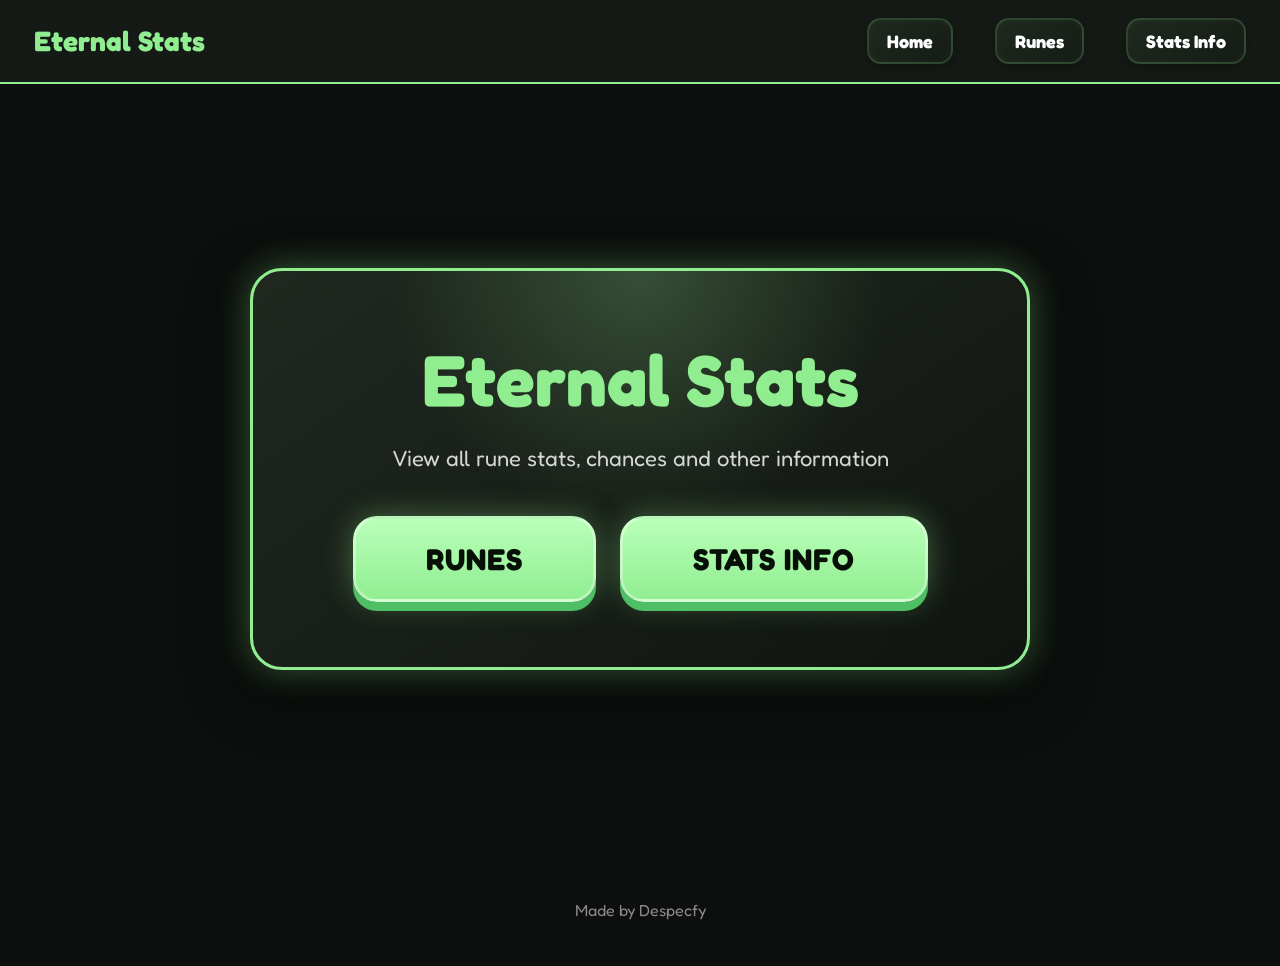
<file: index.html>
<!DOCTYPE html>
<html lang="en">
<head>
  <meta charset="UTF-8">
  <title>Eternal Stats</title>
  <link href="https://fonts.googleapis.com/css2?family=Fredoka:wght@500;600;700;800;900&display=swap" rel="stylesheet">
  <link rel="stylesheet" href="style.css">
</head>
<body>

<header class="topbar">
  <h1>Eternal Stats</h1>
  <nav class="nav-buttons">
  <a href="index.html">Home</a>
  <a href="runes.html">Runes</a>
  <a href="stats-info.html">Stats Info</a>
</nav>
</header>

<main class="home-page">
  <div class="home-box">
    <h2>Eternal Stats</h2>
    <p>View all rune stats, chances and other information</p>

    <div class="home-buttons-row">
  <a href="runes.html" class="runes-button">RUNES</a>
  <a href="stats-info.html" class="runes-button stats-info-button">STATS INFO</a>
</div>
  </div>
</main>

<footer>
  <p>Made by Despecfy</p>
</footer>

</body>
</html>
</file>
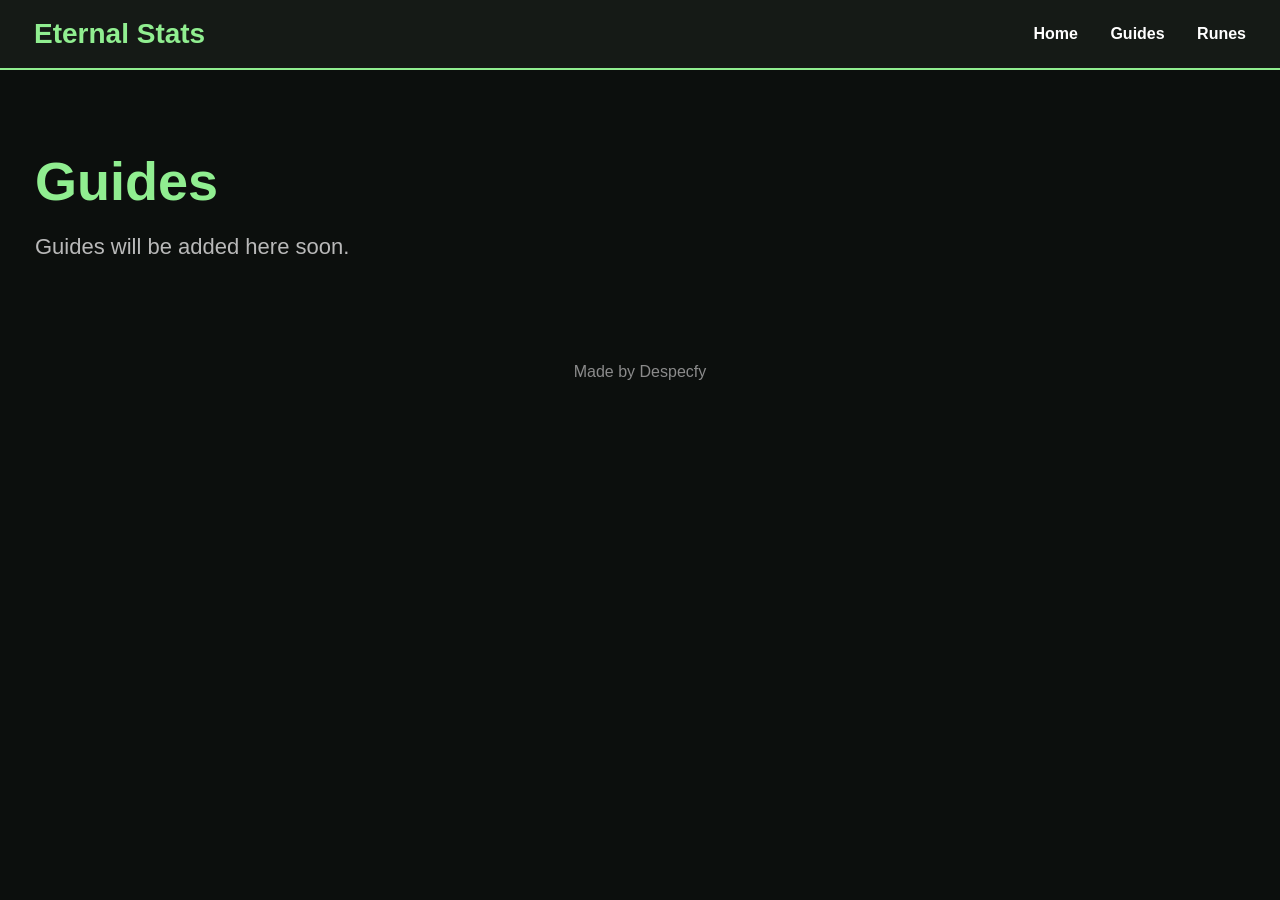
<file: guides.html>
<!DOCTYPE html>
<html lang="en">
<head>
  <meta charset="UTF-8">
  <title>Eternal Stats Guides</title>
  <link rel="stylesheet" href="style.css">
</head>
<body>

<header class="topbar">
  <h1>Eternal Stats</h1>
  <nav>
    <a href="index.html">Home</a>
    <a href="guides.html">Guides</a>
    <a href="runes.html">Runes</a>
  </nav>
</header>

<section class="page">
  <h2>Guides</h2>
  <p>Guides will be added here soon.</p>
</section>

<footer>
  <p>Made by Despecfy</p>
</footer>

</body>
</html>
</file>
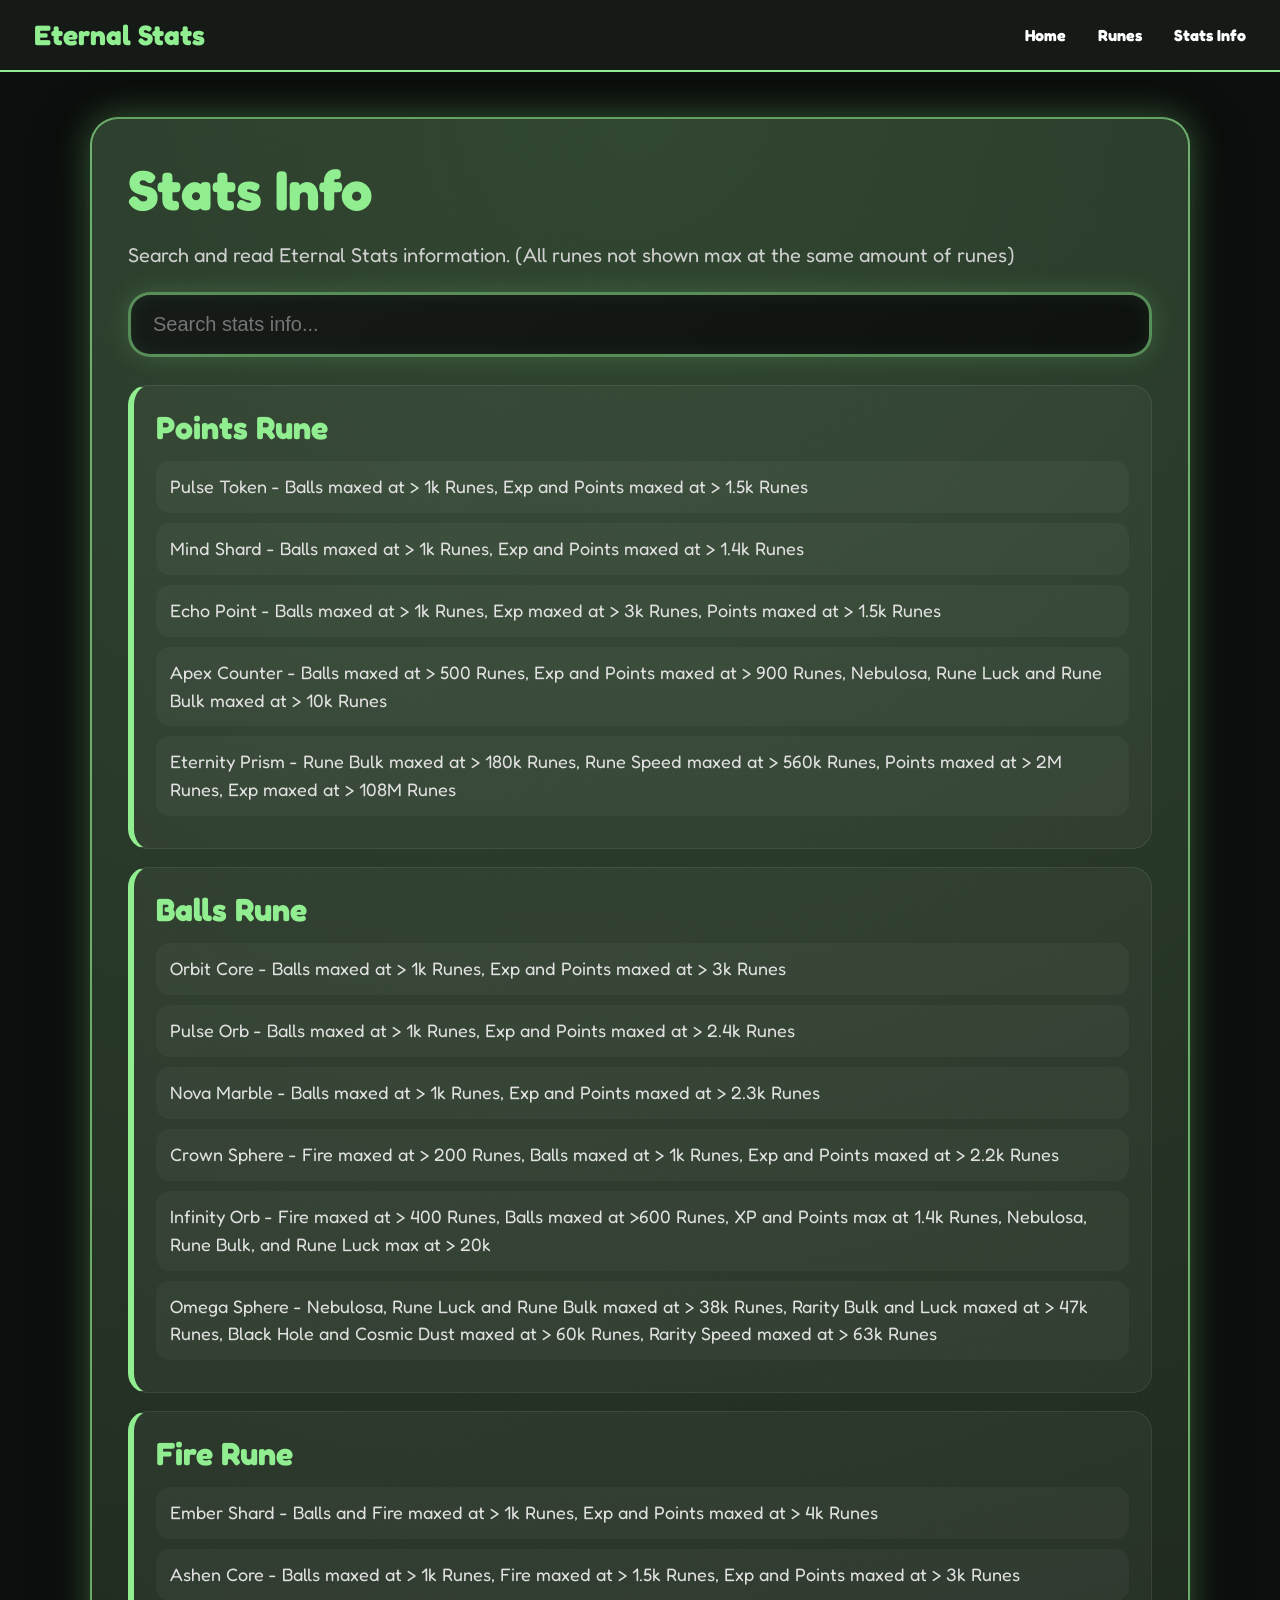
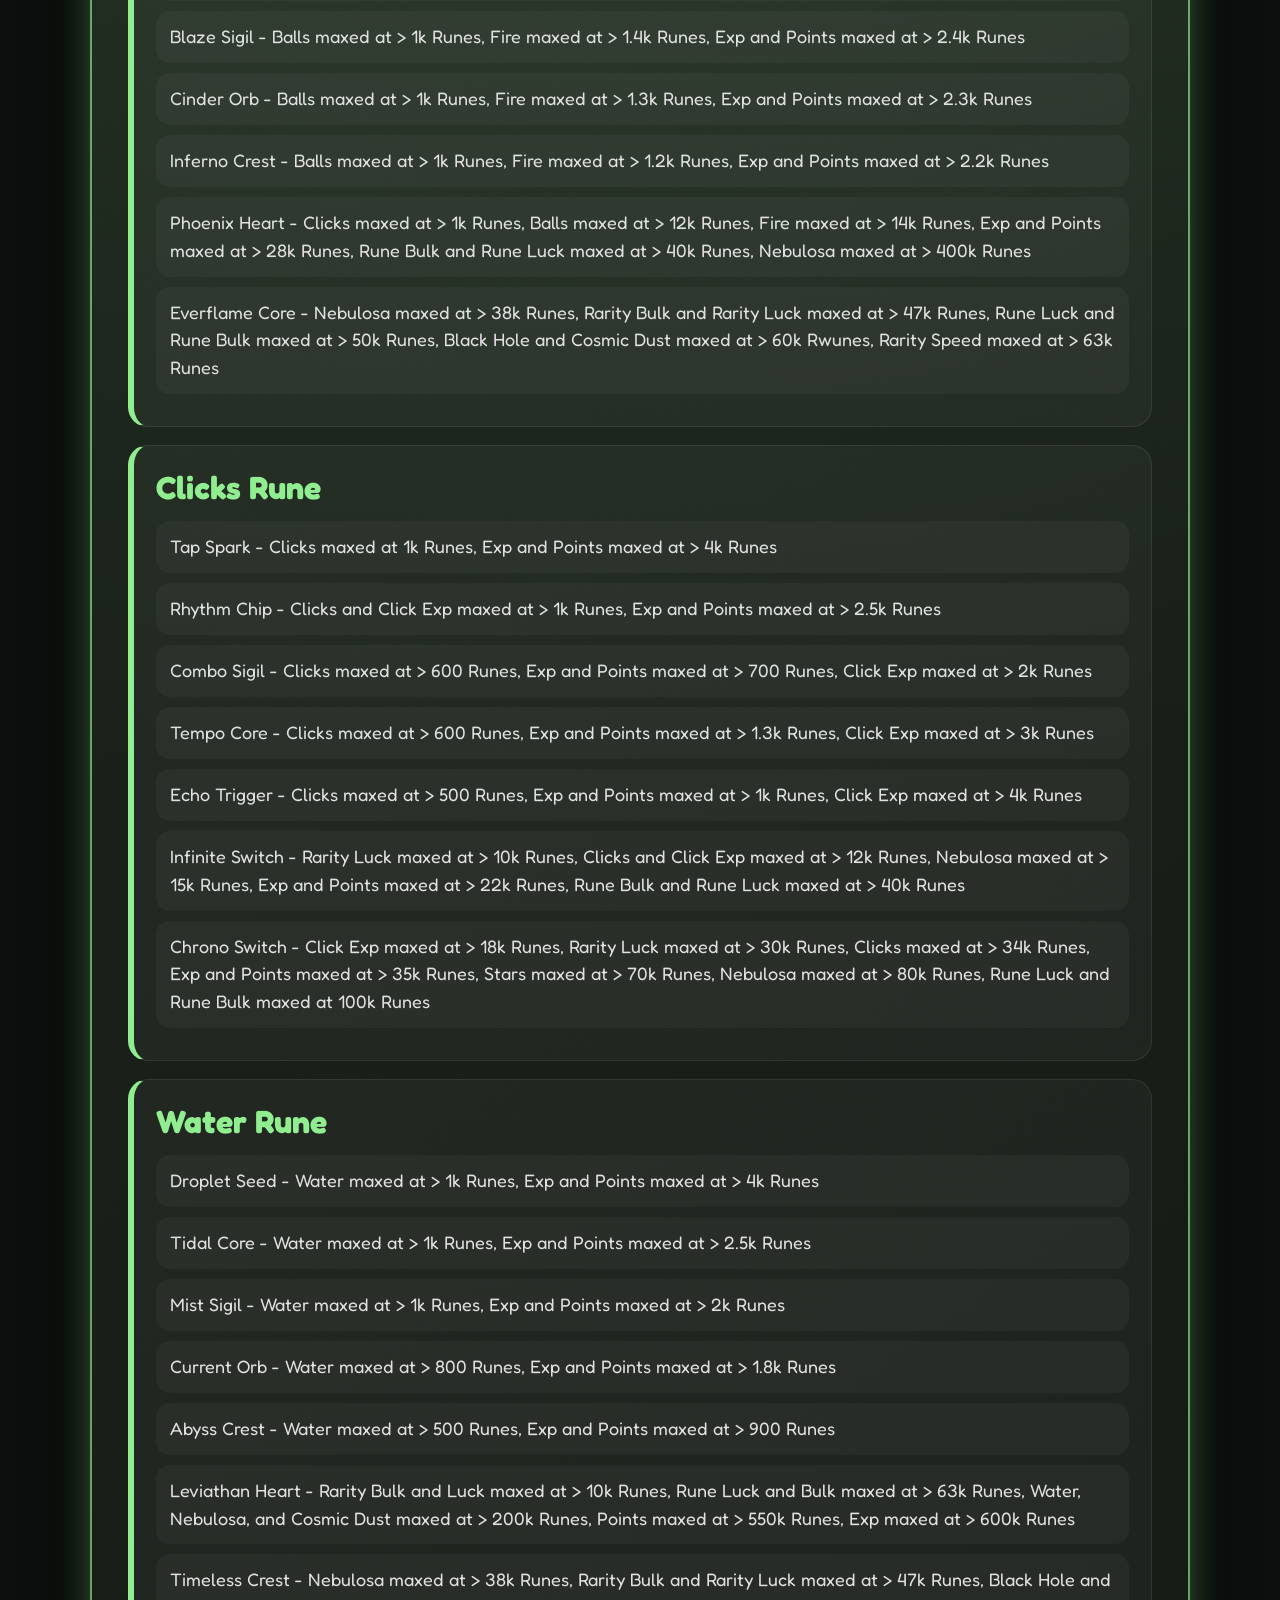
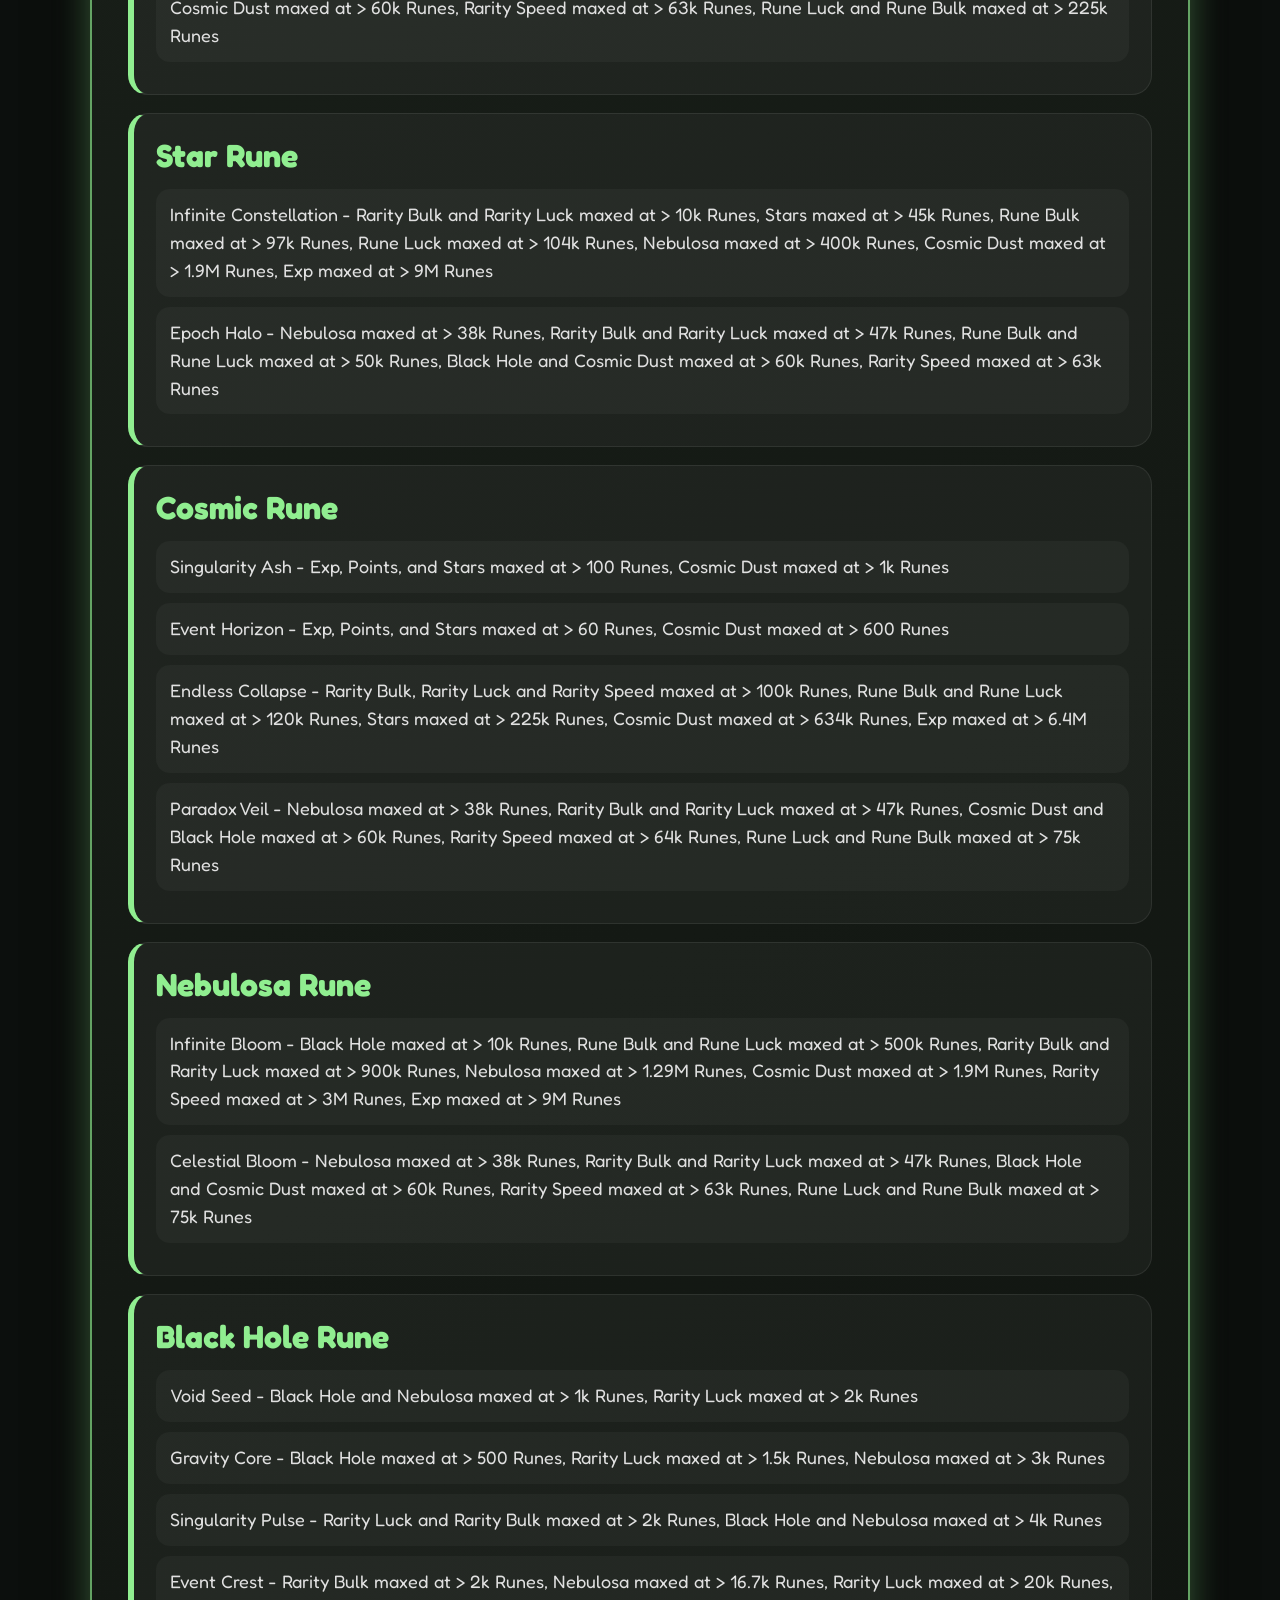
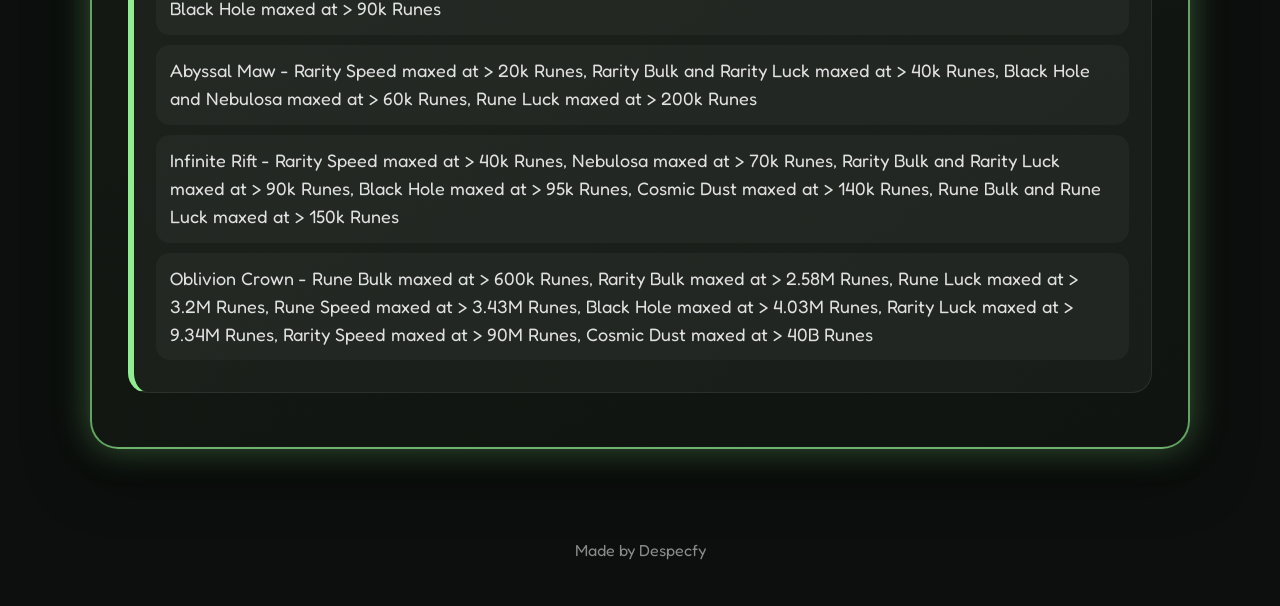
<file: stats-info.html>
<!DOCTYPE html>
<html lang="en">
<head>
  <meta charset="UTF-8">
  <title>Eternal Stats Info</title>
  <link href="https://fonts.googleapis.com/css2?family=Fredoka:wght@500;600;700;800;900&display=swap" rel="stylesheet">
  <link rel="stylesheet" href="style.css">
</head>
<body>

<header class="topbar">
  <h1>Eternal Stats</h1>
  <nav>
    <a href="index.html">Home</a>
    <a href="runes.html">Runes</a>
    <a href="stats-info.html">Stats Info</a>
  </nav>
</header>

<main class="stats-info-page">
  <section class="stats-info-box">
    <h2>Stats Info</h2>
    <p class="stats-info-subtitle">Search and read Eternal Stats information. (All runes not shown max at the same amount of runes)</p>

    <input 
      type="text" 
      id="infoSearch" 
      class="info-search" 
      placeholder="Search stats info..."
      onkeyup="searchInfo()"
    >

   <div id="infoContent" class="info-content">

  <div class="info-section">
    <h3>Points Rune</h3>
    <p>Pulse Token - Balls maxed at > 1k Runes, Exp and Points maxed at > 1.5k Runes</p>
    <p>Mind Shard - Balls maxed at > 1k Runes, Exp and Points maxed at > 1.4k Runes</p>
    <p>Echo Point - Balls maxed at > 1k Runes, Exp maxed at > 3k Runes, Points maxed at > 1.5k Runes</p>
    <p>Apex Counter - Balls maxed at > 500 Runes, Exp and Points maxed at > 900 Runes, Nebulosa, Rune Luck and Rune Bulk maxed at > 10k Runes</p>
    <p>Eternity Prism - Rune Bulk maxed at > 180k Runes, Rune Speed maxed at > 560k Runes, Points maxed at > 2M Runes, Exp maxed at > 108M Runes</p>
  </div>

  <div class="info-section">
    <h3>Balls Rune</h3>
    <p>Orbit Core - Balls maxed at > 1k Runes, Exp and Points maxed at > 3k Runes</p>
    <p>Pulse Orb - Balls maxed at > 1k Runes, Exp and Points maxed at > 2.4k Runes</p>
    <p>Nova Marble - Balls maxed at > 1k Runes, Exp and Points maxed at > 2.3k Runes</p>
    <p>Crown Sphere - Fire maxed at > 200 Runes, Balls maxed at > 1k Runes, Exp and Points maxed at > 2.2k Runes</p>
    <p>Infinity Orb - Fire maxed at > 400 Runes, Balls maxed at >600 Runes, XP and Points max at 1.4k Runes, Nebulosa, Rune Bulk, and Rune Luck max at > 20k</p>
    <p>Omega Sphere - Nebulosa, Rune Luck and Rune Bulk maxed at > 38k Runes, Rarity Bulk and Luck maxed at > 47k Runes, Black Hole and Cosmic Dust maxed at > 60k Runes, Rarity Speed maxed at > 63k Runes</p>
  </div>

  <div class="info-section">
    <h3>Fire Rune</h3>
    <p>Ember Shard - Balls and Fire maxed at > 1k Runes, Exp and Points maxed at > 4k Runes</p>
    <p>Ashen Core - Balls maxed at > 1k Runes, Fire maxed at > 1.5k Runes, Exp and Points maxed at > 3k Runes</p>
    <p>Blaze Sigil - Balls maxed at > 1k Runes, Fire maxed at > 1.4k Runes, Exp and Points maxed at > 2.4k Runes</p>
    <p>Cinder Orb - Balls maxed at > 1k Runes, Fire maxed at > 1.3k Runes, Exp and Points maxed at > 2.3k Runes</p>
    <p>Inferno Crest - Balls maxed at > 1k Runes, Fire maxed at > 1.2k Runes, Exp and Points maxed at > 2.2k Runes</p>
    <p>Phoenix Heart - Clicks maxed at > 1k Runes, Balls maxed at > 12k Runes, Fire maxed at > 14k Runes, Exp and Points maxed at > 28k Runes, Rune Bulk and Rune Luck maxed at > 40k Runes, Nebulosa maxed at > 400k Runes</p>
    <p>Everflame Core - Nebulosa maxed at > 38k Runes, Rarity Bulk and Rarity Luck maxed at > 47k Runes, Rune Luck and Rune Bulk maxed at > 50k Runes, Black Hole and Cosmic Dust maxed at > 60k Rwunes, Rarity Speed maxed at > 63k Runes</p>
  </div>

  <div class="info-section">
    <h3>Clicks Rune</h3>
    <p>Tap Spark - Clicks maxed at 1k Runes, Exp and Points maxed at > 4k Runes</p>
    <p>Rhythm Chip - Clicks and Click Exp maxed at > 1k Runes, Exp and Points maxed at > 2.5k Runes</p>
    <p>Combo Sigil - Clicks maxed at > 600 Runes, Exp and Points maxed at > 700 Runes, Click Exp maxed at > 2k Runes</p>
    <p>Tempo Core - Clicks maxed at > 600 Runes, Exp and Points maxed at > 1.3k Runes, Click Exp maxed at > 3k Runes</p>
    <p>Echo Trigger - Clicks maxed at > 500 Runes, Exp and Points maxed at > 1k Runes, Click Exp maxed at > 4k Runes</p>
    <p>Infinite Switch - Rarity Luck maxed at > 10k Runes, Clicks and Click Exp maxed at > 12k Runes, Nebulosa maxed at > 15k Runes, Exp and Points maxed at > 22k Runes, Rune Bulk and Rune Luck maxed at > 40k Runes</p>
    <p>Chrono Switch - Click Exp maxed at > 18k Runes, Rarity Luck maxed at > 30k Runes, Clicks maxed at > 34k Runes, Exp and Points maxed at > 35k Runes, Stars maxed at > 70k Runes, Nebulosa maxed at > 80k Runes, Rune Luck and Rune Bulk maxed at 100k Runes</p>
  </div>

  <div class="info-section">
    <h3>Water Rune</h3>
    <p>Droplet Seed - Water maxed at > 1k Runes, Exp and Points maxed at > 4k Runes</p>
    <p>Tidal Core - Water maxed at > 1k Runes, Exp and Points maxed at > 2.5k Runes</p>
    <p>Mist Sigil - Water maxed at > 1k Runes, Exp and Points maxed at > 2k Runes</p>
    <p>Current Orb - Water maxed at > 800 Runes, Exp and Points maxed at > 1.8k Runes</p>
    <p>Abyss Crest - Water maxed at > 500 Runes, Exp and Points maxed at > 900 Runes</p>
    <p>Leviathan Heart - Rarity Bulk and Luck maxed at > 10k Runes, Rune Luck and Bulk maxed at > 63k Runes, Water, Nebulosa, and Cosmic Dust maxed at > 200k Runes, Points maxed at > 550k Runes, Exp maxed at > 600k Runes</p>
    <p>Timeless Crest - Nebulosa maxed at > 38k Runes, Rarity Bulk and Rarity Luck maxed at > 47k Runes, Black Hole and Cosmic Dust maxed at > 60k Runes, Rarity Speed maxed at > 63k Runes, Rune Luck and Rune Bulk maxed at > 225k Runes</p>
  </div>

  <div class="info-section">
    <h3>Star Rune</h3>
    <p>Infinite Constellation - Rarity Bulk and Rarity Luck maxed at > 10k Runes, Stars maxed at > 45k Runes, Rune Bulk maxed at > 97k Runes, Rune Luck maxed at > 104k Runes, Nebulosa maxed at > 400k Runes, Cosmic Dust maxed at > 1.9M Runes, Exp maxed at > 9M Runes</p>
    <p>Epoch Halo - Nebulosa maxed at > 38k Runes, Rarity Bulk and Rarity Luck maxed at > 47k Runes, Rune Bulk and Rune Luck maxed at > 50k Runes, Black Hole and Cosmic Dust maxed at > 60k Runes, Rarity Speed maxed at > 63k Runes</p>
  </div>

  <div class="info-section">
    <h3>Cosmic Rune</h3>
    <p>Singularity Ash - Exp, Points, and Stars maxed at > 100 Runes, Cosmic Dust maxed at > 1k Runes</p>
    <p>Event Horizon - Exp, Points, and Stars maxed at > 60 Runes, Cosmic Dust maxed at > 600 Runes</p>
    <p>Endless Collapse - Rarity Bulk, Rarity Luck and Rarity Speed maxed at > 100k Runes, Rune Bulk and Rune Luck maxed at > 120k Runes, Stars maxed at > 225k Runes, Cosmic Dust maxed at > 634k Runes, Exp maxed at > 6.4M Runes</p>
    <p>Paradox Veil - Nebulosa maxed at > 38k Runes, Rarity Bulk and Rarity Luck maxed at > 47k Runes, Cosmic Dust and Black Hole maxed at > 60k Runes, Rarity Speed maxed at > 64k Runes, Rune Luck and Rune Bulk maxed at > 75k Runes</p>
  </div>

  <div class="info-section">
    <h3>Nebulosa Rune</h3>
    <p>Infinite Bloom - Black Hole maxed at > 10k Runes, Rune Bulk and Rune Luck maxed at > 500k Runes, Rarity Bulk and Rarity Luck maxed at > 900k Runes, Nebulosa maxed at > 1.29M Runes, Cosmic Dust maxed at > 1.9M Runes, Rarity Speed maxed at > 3M Runes, Exp maxed at > 9M Runes</p>
    <p>Celestial Bloom - Nebulosa maxed at > 38k Runes, Rarity Bulk and Rarity Luck maxed at > 47k Runes, Black Hole and Cosmic Dust maxed at > 60k Runes, Rarity Speed maxed at > 63k Runes, Rune Luck and Rune Bulk maxed at > 75k Runes</p>
  </div>

  <div class="info-section">
    <h3>Black Hole Rune</h3>
    <p>Void Seed - Black Hole and Nebulosa maxed at > 1k Runes, Rarity Luck maxed at > 2k Runes</p>
    <p>Gravity Core - Black Hole maxed at > 500 Runes, Rarity Luck maxed at > 1.5k Runes, Nebulosa maxed at > 3k Runes</p>
    <p>Singularity Pulse - Rarity Luck and Rarity Bulk maxed at > 2k Runes, Black Hole and Nebulosa maxed at > 4k Runes</p>
    <p>Event Crest - Rarity Bulk maxed at > 2k Runes, Nebulosa maxed at > 16.7k Runes, Rarity Luck maxed at > 20k Runes, Black Hole maxed at > 90k Runes</p>
    <p>Abyssal Maw - Rarity Speed maxed at > 20k Runes, Rarity Bulk and Rarity Luck maxed at > 40k Runes, Black Hole and Nebulosa maxed at > 60k Runes, Rune Luck maxed at > 200k Runes</p>
    <p>Infinite Rift - Rarity Speed maxed at > 40k Runes, Nebulosa maxed at > 70k Runes, Rarity Bulk and Rarity Luck maxed at > 90k Runes, Black Hole maxed at > 95k Runes, Cosmic Dust maxed at > 140k Runes, Rune Bulk and Rune Luck maxed at > 150k Runes</p>
    <p>Oblivion Crown - Rune Bulk maxed at > 600k Runes, Rarity Bulk maxed at > 2.58M Runes, Rune Luck maxed at > 3.2M Runes, Rune Speed maxed at > 3.43M Runes, Black Hole maxed at > 4.03M Runes, Rarity Luck maxed at > 9.34M Runes, Rarity Speed maxed at > 90M Runes, Cosmic Dust maxed at > 40B Runes</p>
  </div>

</div>
  </section>
</main>

<script>
const sections = document.querySelectorAll(".info-section");

sections.forEach(section => {
  section.dataset.original = section.innerHTML;
});

function searchInfo() {
  const input = document.getElementById("infoSearch").value.trim();
  const search = input.toLowerCase();

  sections.forEach(section => {
    section.innerHTML = section.dataset.original;

    if (search === "") {
      section.style.display = "block";
      return;
    }

    const text = section.innerText.toLowerCase();

    if (text.includes(search)) {
      section.style.display = "block";

      const regex = new RegExp(`(${escapeRegExp(input)})`, "gi");
      section.innerHTML = section.innerHTML.replace(regex, `<mark>$1</mark>`);
    } else {
      section.style.display = "none";
    }
  });
}

function escapeRegExp(string) {
  return string.replace(/[.*+?^${}()|[\]\\]/g, "\\$&");
}
</script>

<footer>
  <p>Made by Despecfy</p>
</footer>

</body>
</html>
</file>
<file: style.css>
:root {
  --main: #90EE90;
  --main-dark: #4fbf65;
  --main-glow: rgba(144, 238, 144, 0.35);
}

* {
  box-sizing: border-box;
}

body {
  margin: 0;
  font-family: 'Fredoka', Arial, sans-serif;
  background: #0c0f0d;
  color: white;
}

.topbar {
  background: #151a16;
  border-bottom: 2px solid var(--main);
  padding: 18px 34px;
  display: flex;
  justify-content: space-between;
  align-items: center;
}

.topbar h1 {
  margin: 0;
  color: var(--main);
  font-size: 28px;
  font-weight: 800;
}

nav a {
  color: white;
  text-decoration: none;
  margin-left: 28px;
  font-weight: 800;
  transition: 0.15s;
}

nav a:hover {
  color: var(--main);
}

.home-page {
  min-height: calc(100vh - 130px);
  display: flex;
  align-items: center;
  justify-content: center;
  padding: 40px 20px;
}

.home-box {
  width: 780px;
  max-width: 92vw;
  text-align: center;
  padding: 65px 40px;

  background:
    radial-gradient(circle at top, rgba(144,238,144,0.22), transparent 45%),
    linear-gradient(145deg, #202820, #101410);

  border: 3px solid var(--main);
  border-radius: 32px;

  box-shadow:
    0 0 35px var(--main-glow),
    0 20px 60px rgba(0,0,0,0.55);
}

.home-box h2 {
  font-size: 72px;
  margin: 0 0 15px;
  color: var(--main);
  font-weight: 900;
}

.home-box p {
  font-size: 22px;
  color: #d6d6d6;
  margin-bottom: 45px;
}

.home-buttons-row {
  display: flex;
  justify-content: center;
  gap: 24px;
  flex-wrap: wrap;
}

.runes-button {
  display: inline-block;
  text-decoration: none;
  background: linear-gradient(180deg, #baffba, #90EE90);
  color: #071007;
  font-size: 30px;
  font-weight: 900;
  letter-spacing: 1px;
  padding: 22px 70px;
  border-radius: 24px;
  border: 3px solid rgba(255,255,255,0.35);
  box-shadow:
    0 9px 0 var(--main-dark),
    0 0 30px var(--main-glow);
  transition: 0.18s;
}

.runes-button:hover {
  transform: translateY(-5px) scale(1.05);
  box-shadow:
    0 14px 0 var(--main-dark),
    0 0 45px var(--main-glow);
}

.runes-button:active {
  transform: translateY(4px) scale(0.98);
  box-shadow:
    0 4px 0 var(--main-dark),
    0 0 25px var(--main-glow);
}

.page {
  padding: 35px;
}

.page h2 {
  font-size: 54px;
  margin-bottom: 10px;
  color: var(--main);
}

.page p {
  color: #b9b9b9;
  font-size: 22px;
}

.rune-grid {
  display: grid;
  grid-template-columns: repeat(auto-fit, minmax(240px, 1fr));
  gap: 26px;
  margin-top: 40px;
}

.rune-card {
  background: linear-gradient(145deg, rgba(255,255,255,0.04), rgba(255,255,255,0.01));
  border: 2px solid rgba(255,255,255,0.08);
  border-radius: 24px;
  padding: 28px;
  text-align: center;
  cursor: pointer;
  transition: 0.2s;
  box-shadow: 0 10px 25px rgba(0,0,0,0.35);
}

.rune-card:hover {
  transform: translateY(-4px) scale(1.02);
  border-color: var(--main);
  box-shadow: 0 0 25px var(--main-glow);
}

.rune-card h3 {
  font-size: 34px;
  margin-bottom: 18px;
}

.rune-preview {
  width: 120px;
  height: 120px;
  object-fit: cover;
  border-radius: 18px;
  margin: 0 auto 18px auto;
  display: block;
  border: 2px dashed rgba(255,255,255,0.2);
}

.rune-card p {
  font-size: 18px;
  color: #bdbdbd;
}

.popup {
  position: fixed;
  inset: 0;
  background: rgba(0,0,0,0.8);
  display: none;
  justify-content: center;
  align-items: center;
  z-index: 999;
}

.popup-box {
  width: 980px;
  max-width: 92vw;
  max-height: 82vh;
  overflow-y: auto;

  background:
    radial-gradient(circle at top, #2a2f2a, #171d18);

  border: 2px solid var(--main);
  border-radius: 28px;
  padding: 26px;

  box-shadow:
    0 0 40px var(--main-glow),
    0 0 120px rgba(0,0,0,0.7);
}

.popup-box button {
  position: absolute;
  right: 22px;
  top: 18px;
  background: rgba(255,255,255,0.06);
  border: none;
  color: white;
  width: 48px;
  height: 48px;
  border-radius: 50%;
  font-size: 30px;
  cursor: pointer;
}

#popup-title {
  font-size: 52px;
  margin-bottom: 24px;
  color: white;
  font-weight: 900;
  -webkit-text-stroke: 5px black;
  paint-order: stroke fill;
}

.stats-grid {
  display: grid;
  grid-template-columns: repeat(4, 1fr);
  gap: 18px;
  margin-top: 20px;
}

.custom-stat-card {
  min-height: 340px;
  border-radius: 24px;
  padding: 20px;
  text-align: center;
  position: relative;
  overflow: hidden;
  border: 2px solid rgba(255,255,255,0.28);
  box-shadow:
    inset 0 0 80px rgba(255,255,255,0.08),
    0 10px 30px rgba(0,0,0,0.45);
}

.custom-stat-card h3 {
  margin: 0;
  font-size: 26px;
  font-weight: 900;
  color: white;
  -webkit-text-stroke: 4px black;
  paint-order: stroke fill;
}

.custom-stat-card h4 {
  margin: 6px 0;
  font-size: 18px;
  font-weight: 900;
  color: white;
  -webkit-text-stroke: 3px black;
  paint-order: stroke fill;
}

.card-line {
  height: 3px;
  width: 92%;
  margin: 14px auto 18px auto;
  border-radius: 999px;
  background: rgba(255,255,255,0.4);
}

.stat-line {
  font-size: 17px;
  font-weight: 900;
  margin: 2px 0;
  line-height: 1.15;
  -webkit-text-stroke: 2px black;
  paint-order: stroke fill;
}

.multi { color: white; }
.max { color: #00d9ff; }
.exp { color: #355dff; }
.points { color: #b22fff; }
.balls { color: #ffe600; }
.nebulosa { color: #ff7a00; }
.rune-bulk { color: #ff2f2f; }
.rune-luck { color: #00ff4c; }
.rune-speed { color: #00bfff; }
.fire { color: #ff3b13; }
.black-hole { color: #2020ff; }
.cosmic-dust { color: #6d6d6d; }
.rarity-bulk { color: #ff3333; }
.rarity-luck { color: #00ff44; }
.rarity-speed { color: #00eaff; }
.clicks { color: #00c8ff; }
.click-exp { color: #9569ff; }
.stars { color: #ffe59a; }
.water { color: #4db8ff; }
.rune-clone { color: #2f6fff; }

.compact-card .stat-line {
  font-size: 15px;
  margin: 1px 0;
}

.compact-card h3 {
  font-size: 23px;
}

.compact-card h4 {
  font-size: 16px;
  margin: 4px 0;
}

.stats-info-page {
  min-height: calc(100vh - 130px);
  padding: 45px 20px;
  display: flex;
  justify-content: center;
}

.stats-info-box {
  width: 1100px;
  max-width: 94vw;
  padding: 36px;

  background:
    radial-gradient(circle at top, rgba(144,238,144,0.16), transparent 45%),
    linear-gradient(145deg, #202820, #101410);

  border: 2px solid rgba(144,238,144,0.65);
  border-radius: 28px;

  box-shadow:
    0 0 35px var(--main-glow),
    0 20px 60px rgba(0,0,0,0.5);
}

.stats-info-box h2 {
  font-size: 56px;
  margin: 0;
  color: var(--main);
  font-weight: 900;
}

.stats-info-subtitle {
  color: #cfcfcf;
  font-size: 20px;
  margin-bottom: 25px;
}

.info-search {
  width: 100%;
  padding: 18px 22px;
  margin-bottom: 28px;
  border: 3px solid rgba(144,238,144,0.55);
  border-radius: 22px;
  background: linear-gradient(145deg, #161b18, #0e120f);
  color: white;
  font-size: 20px;
  outline: none;
  box-shadow:
    inset 0 0 18px rgba(144,238,144,0.08),
    0 0 25px rgba(144,238,144,0.18);
}

.info-search:focus {
  border-color: var(--main);
  box-shadow:
    0 0 35px var(--main-glow),
    inset 0 0 20px rgba(144,238,144,0.12);
}

.info-section {
  background: rgba(255,255,255,0.04);
  border: 1px solid rgba(255,255,255,0.08);
  border-left: 6px solid var(--main);
  border-radius: 20px;
  padding: 22px;
  margin-bottom: 18px;
}

.info-section h3 {
  color: var(--main);
  font-size: 32px;
  margin: 0 0 14px;
  font-weight: 900;
}

.info-section p {
  color: #e0e0e0;
  font-size: 18px;
  line-height: 1.55;
  background: rgba(255,255,255,0.035);
  border-radius: 14px;
  padding: 12px 14px;
  margin: 10px 0;
}

mark {
  background: var(--main);
  color: #071007;
  padding: 1px 5px;
  border-radius: 6px;
  font-weight: 900;
}

footer {
  text-align: center;
  padding: 30px;
  color: #8b8b8b;
}

@media (max-width: 900px) {
  .stats-grid {
    grid-template-columns: repeat(2, 1fr);
  }

  .home-box h2 {
    font-size: 48px;
  }
}

.nav-buttons {
  display: flex;
  align-items: center;
  gap: 14px;
}

.nav-buttons a {
  text-decoration: none;
  color: white;

  font-family: 'Fredoka', sans-serif;
  font-size: 18px;
  font-weight: 700;

  padding: 10px 18px;

  background: linear-gradient(145deg, #1f2a1f, #151b15);

  border: 2px solid rgba(144,238,144,0.18);
  border-radius: 14px;

  box-shadow:
    inset 0 0 10px rgba(255,255,255,0.03),
    0 4px 12px rgba(0,0,0,0.25);

  transition: 0.16s;
}

.nav-buttons a:hover {
  color: #071007;

  background: linear-gradient(145deg, #a9f7a9, #90EE90);

  border-color: #90EE90;

  transform: translateY(-2px);

  box-shadow:
    0 0 20px rgba(144,238,144,0.35),
    0 8px 20px rgba(0,0,0,0.3);
}

.nav-buttons a:active {
  transform: scale(0.97);
}

.chance-wrapper{
    display:flex;
    flex-direction:column;
    align-items:center;
    gap:8px;
}

.luck-calc{
    display:flex;
    flex-direction:column;
    align-items:center;
    gap:6px;
}

.luck-input{
    width:120px;

    padding:8px 10px;

    border:none;
    outline:none;

    border-radius:14px;

    background:rgba(0,0,0,0.18);

    border:2px solid rgba(255,255,255,0.15);

    color:white;

    font-family:'Fredoka',sans-serif;
    font-size:15px;
    font-weight:700;

    text-align:center;

    transition:0.15s;
}

.luck-input:focus{
    border-color:white;
    transform:scale(1.03);
}

.luck-input::placeholder{
    color:rgba(255,255,255,0.65);
}

.luck-result{
    font-family:'Fredoka',sans-serif;
    font-size:15px;
    font-weight:800;

    color:white;

    text-shadow:
    -2px 0 #000,
    2px 0 #000,
    0 -2px #000,
    0 2px #000;
}

.tree {
  color: #00ff4c;
}

.tree-speed {
  color: #74ffd2;
}

.energy {
  color: #69ffd1;
}
</file>
